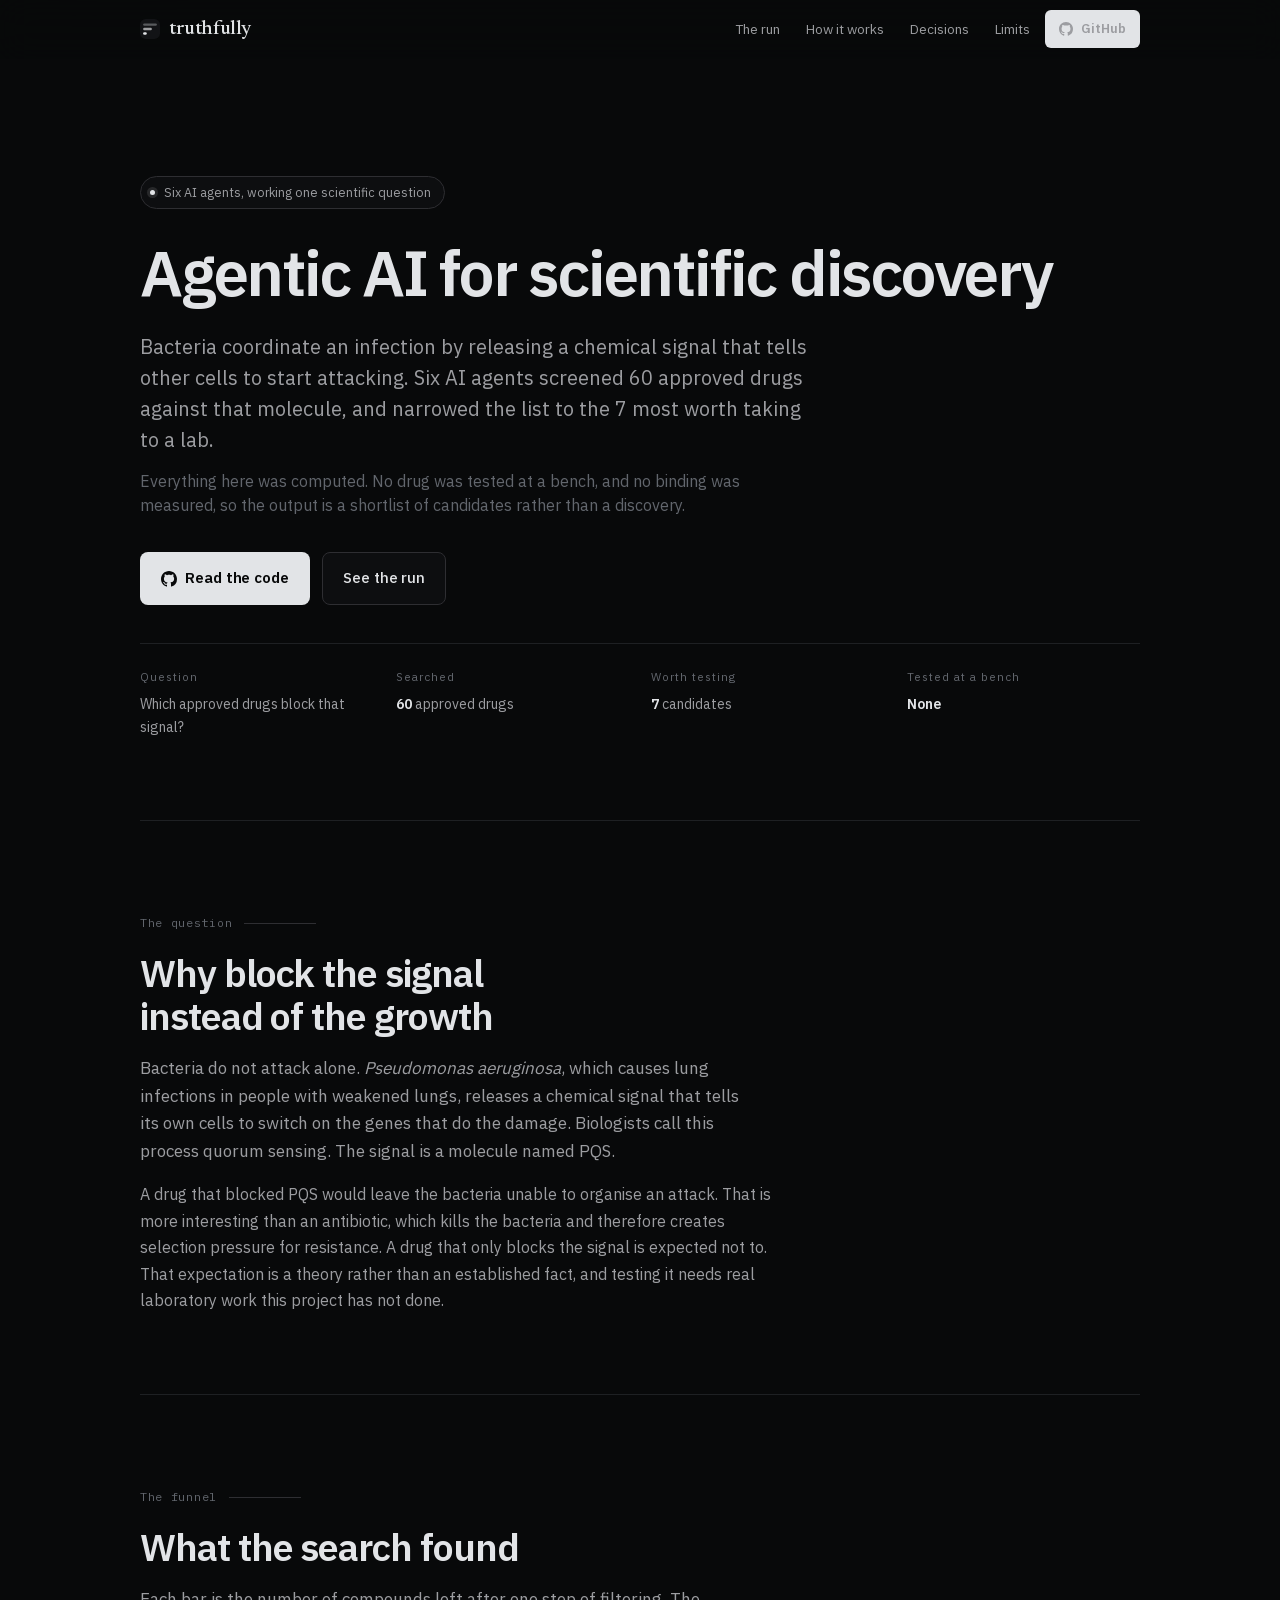
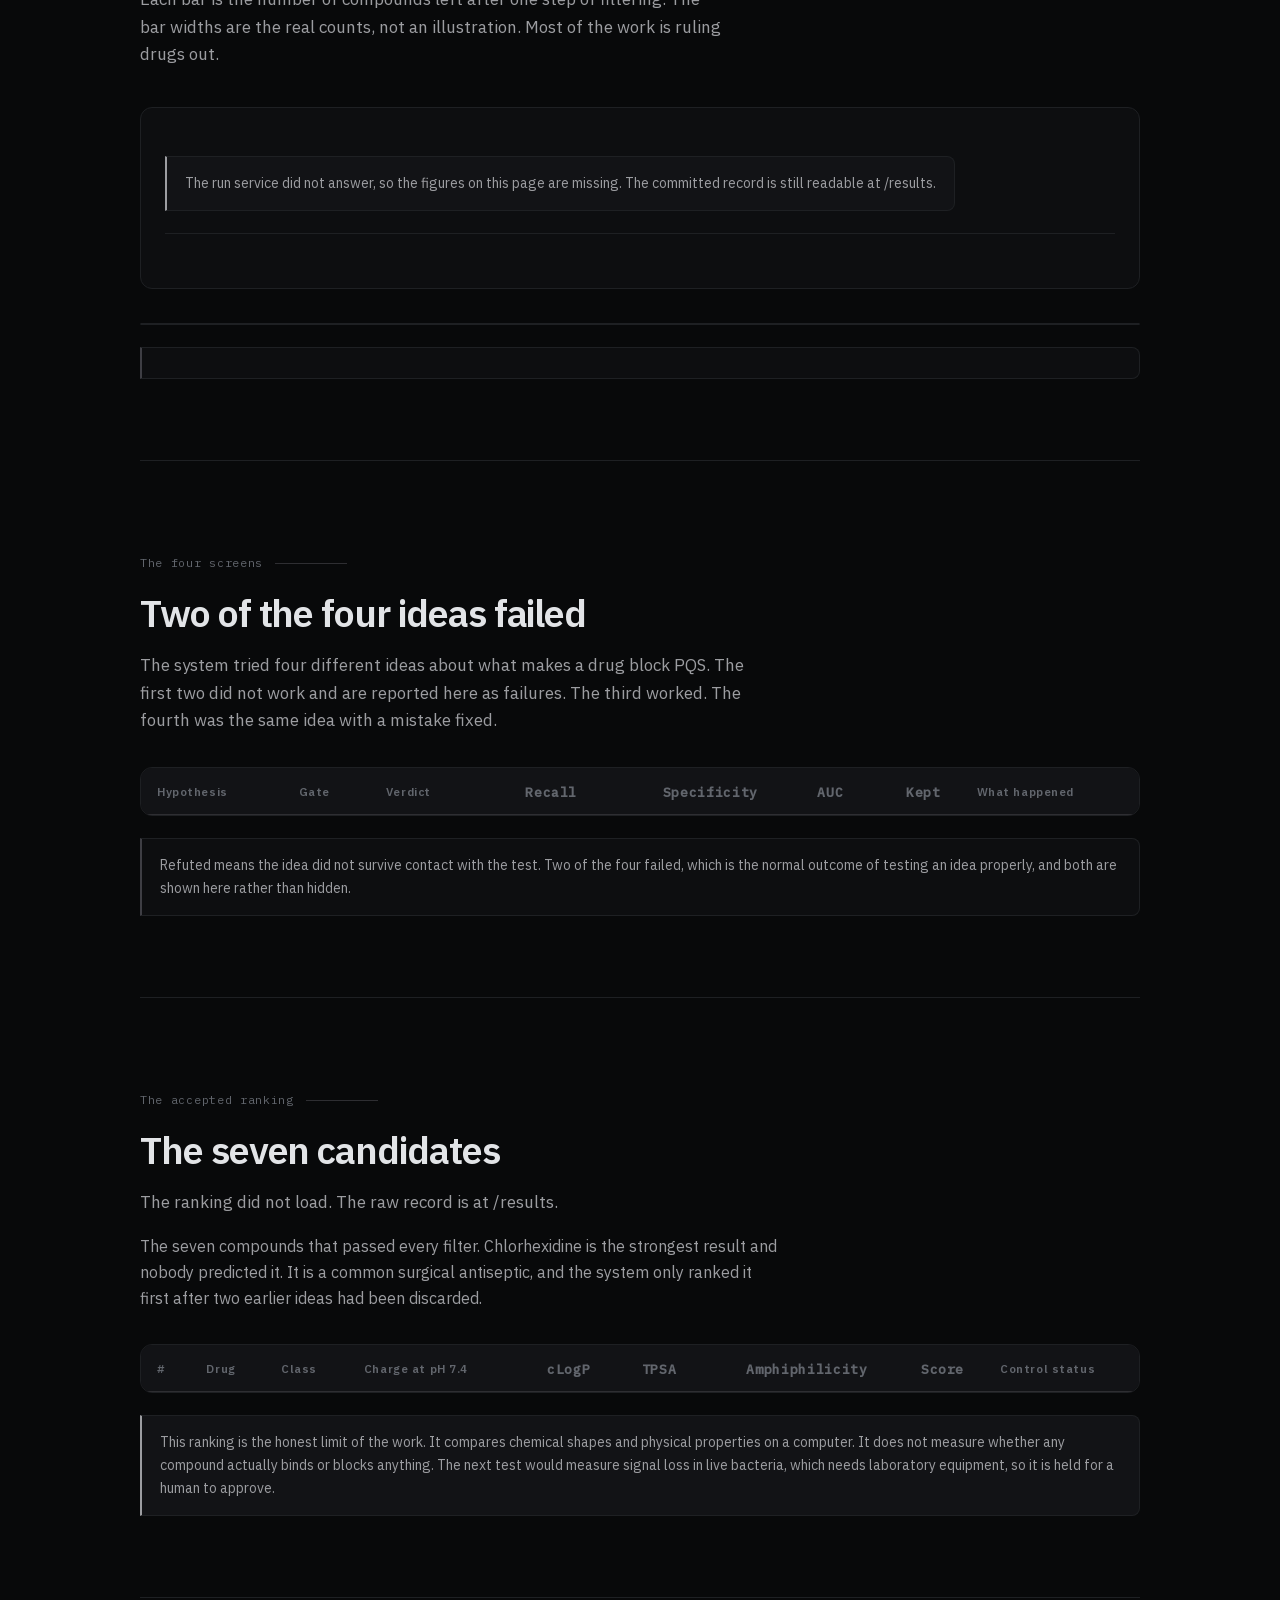
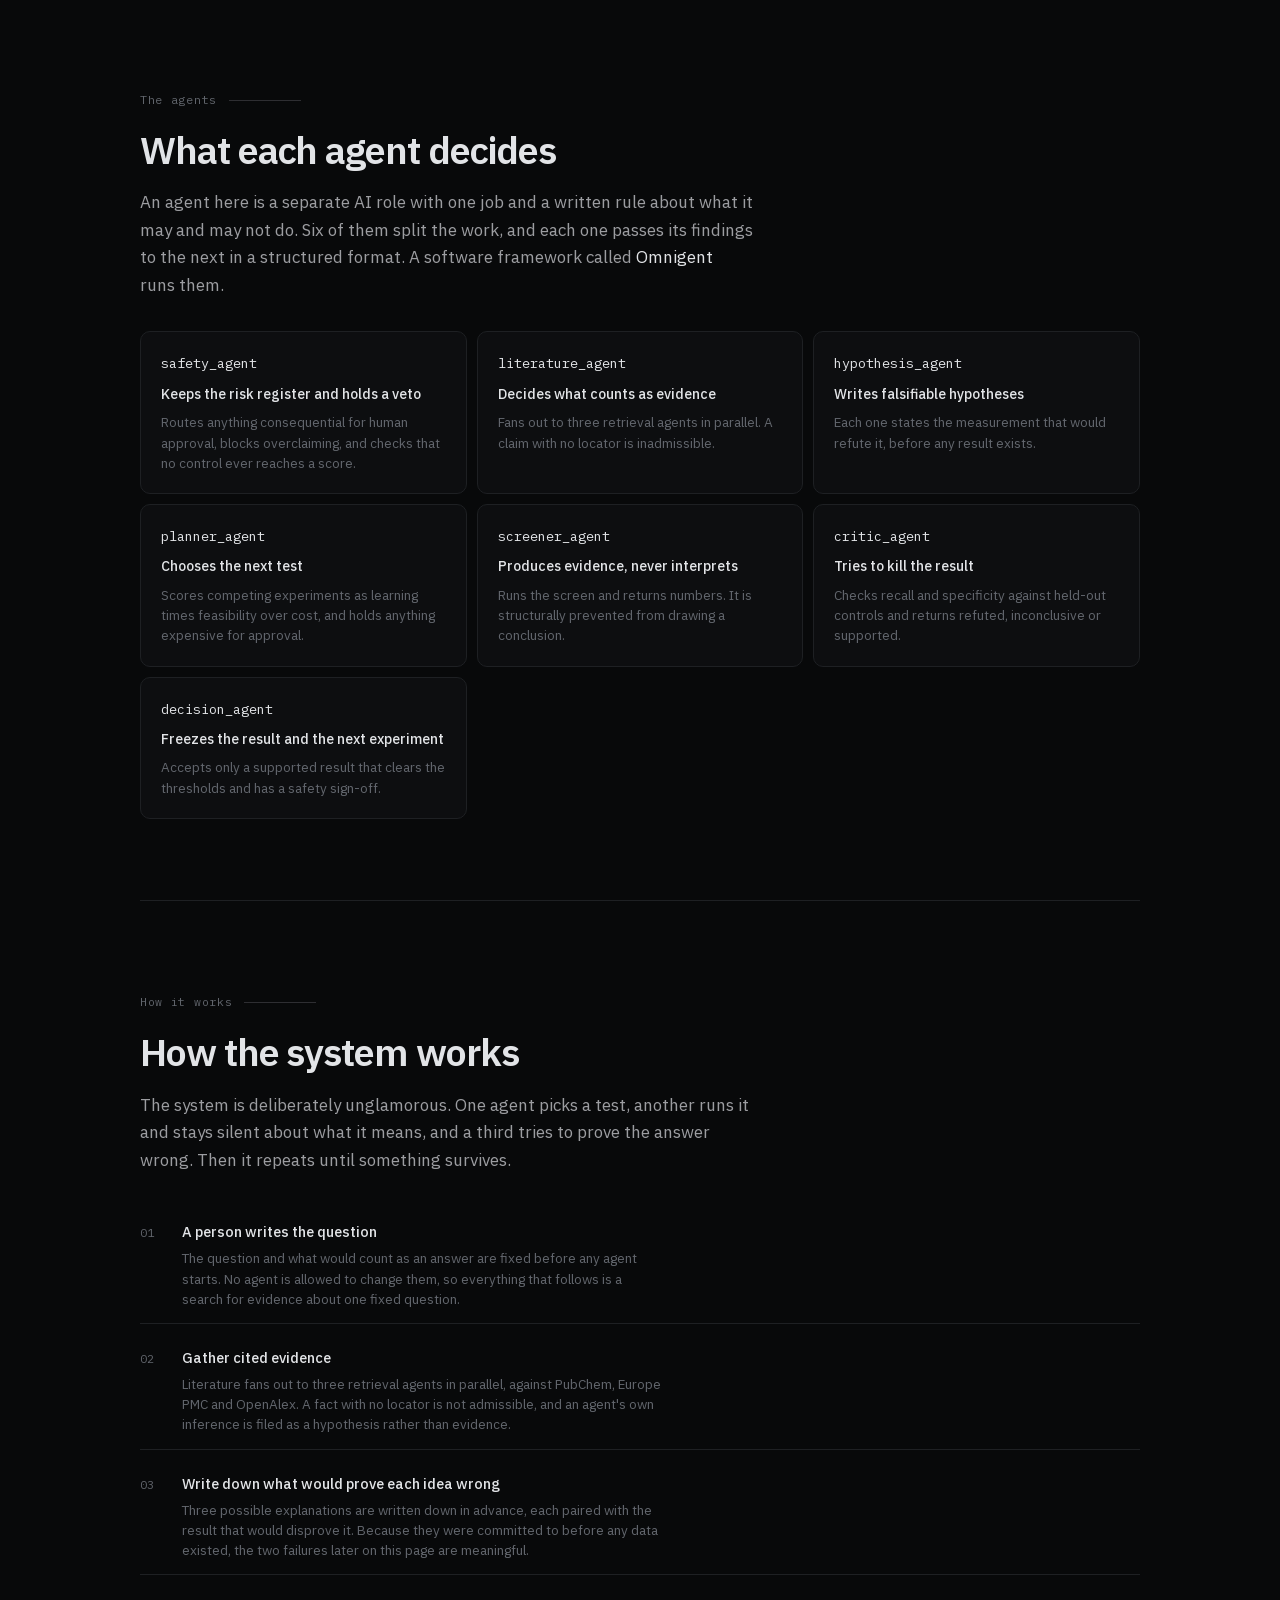
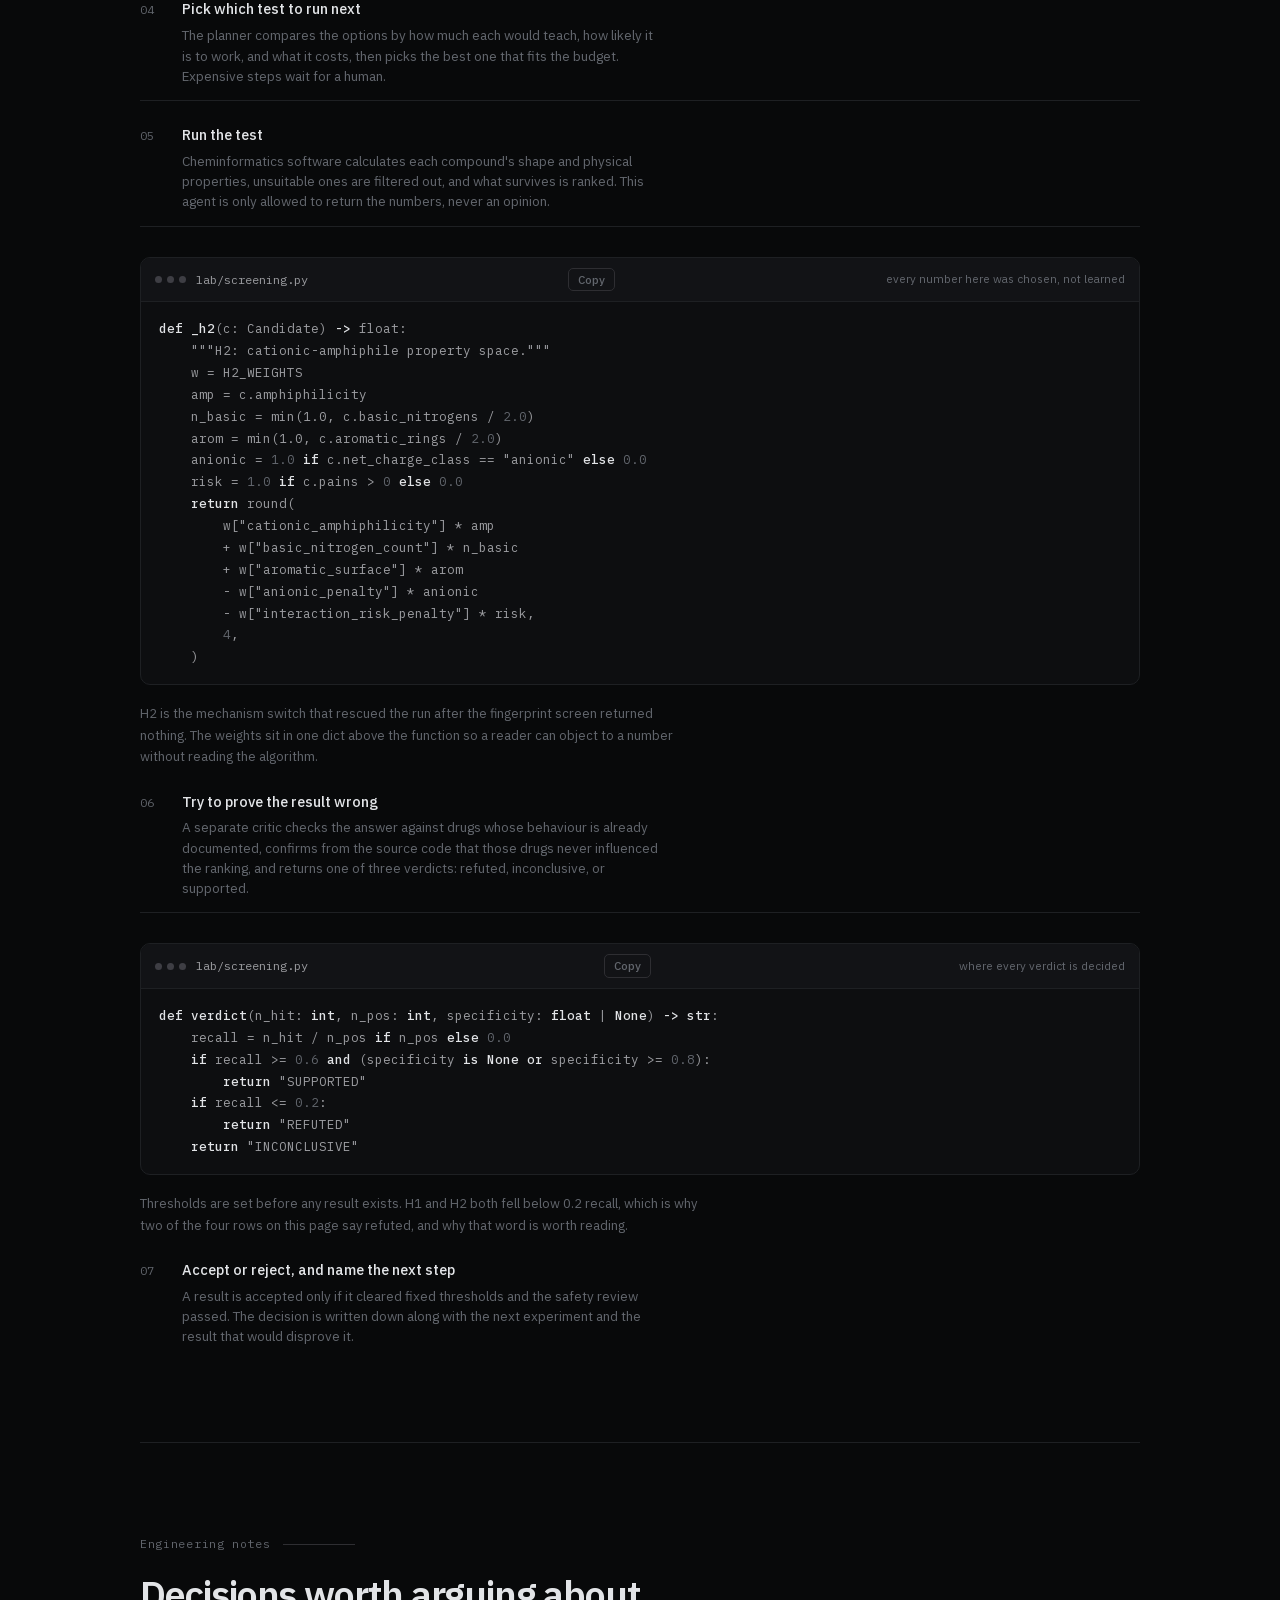
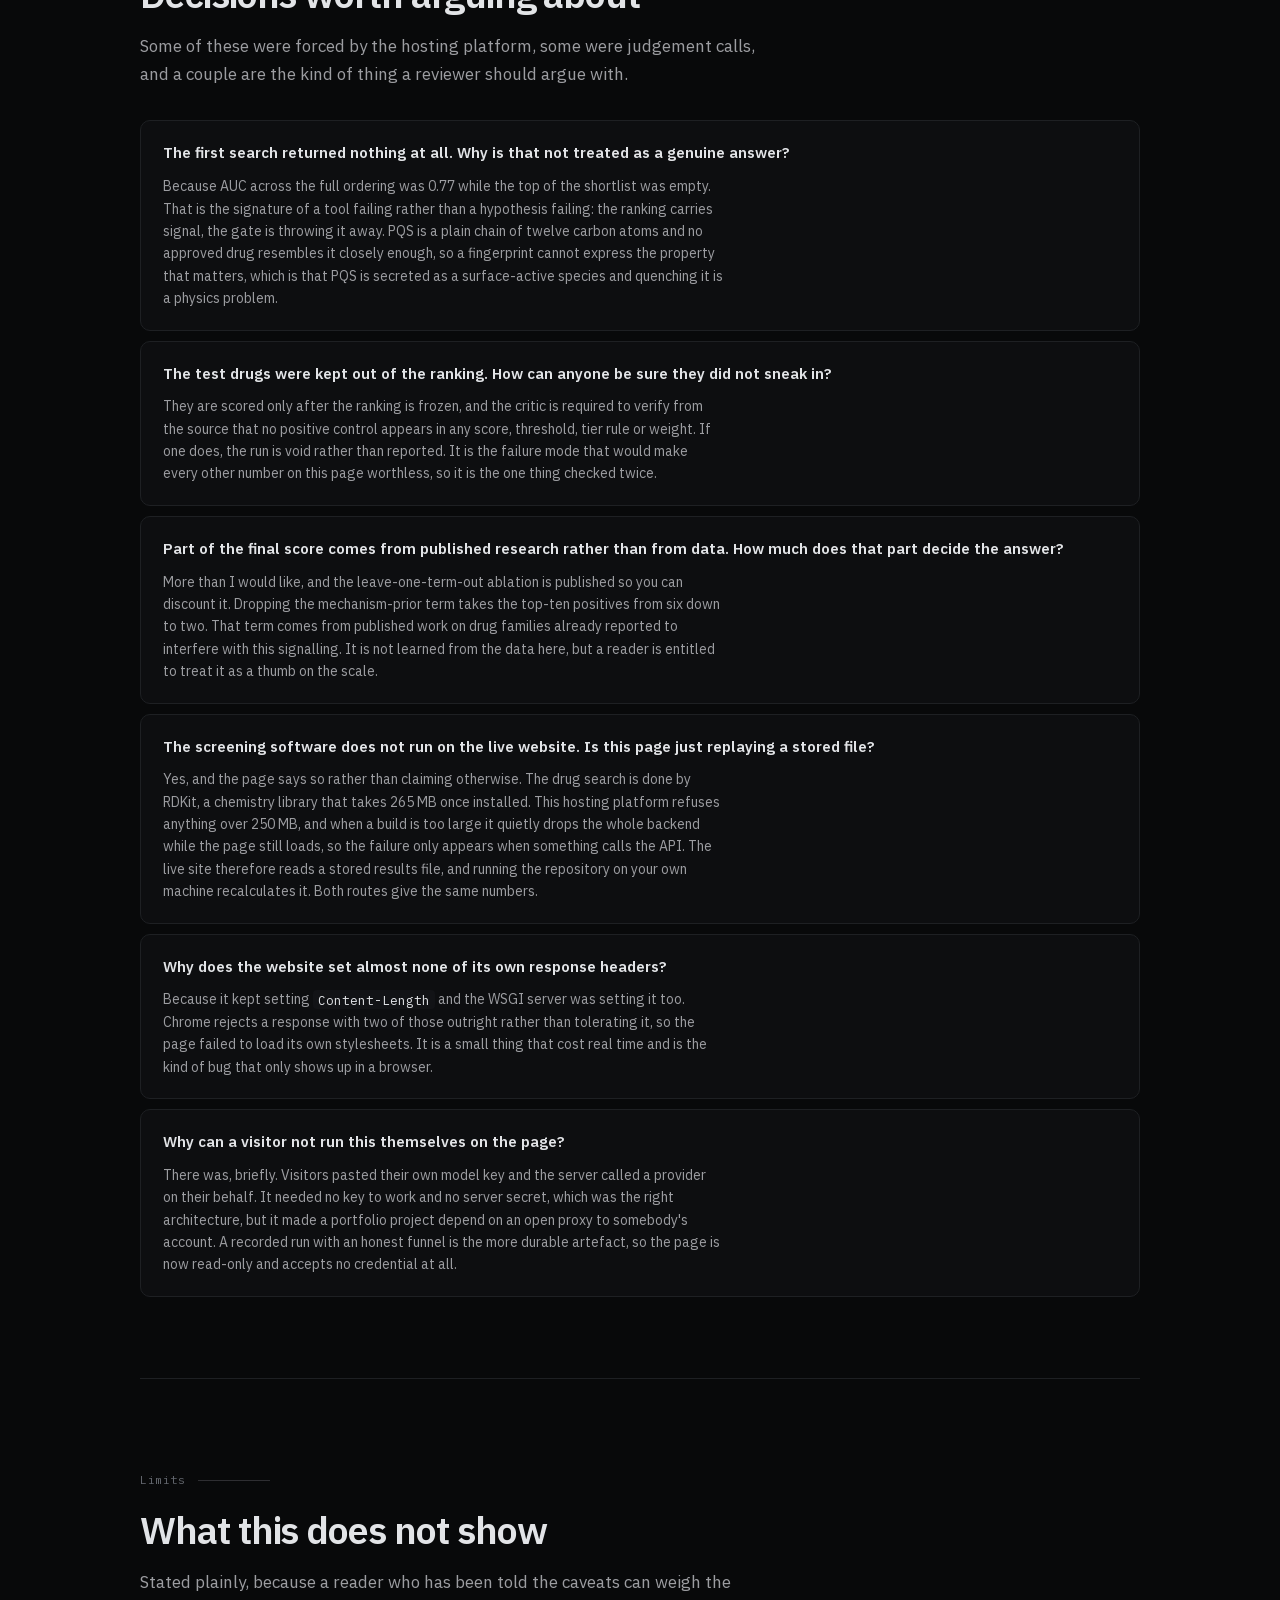
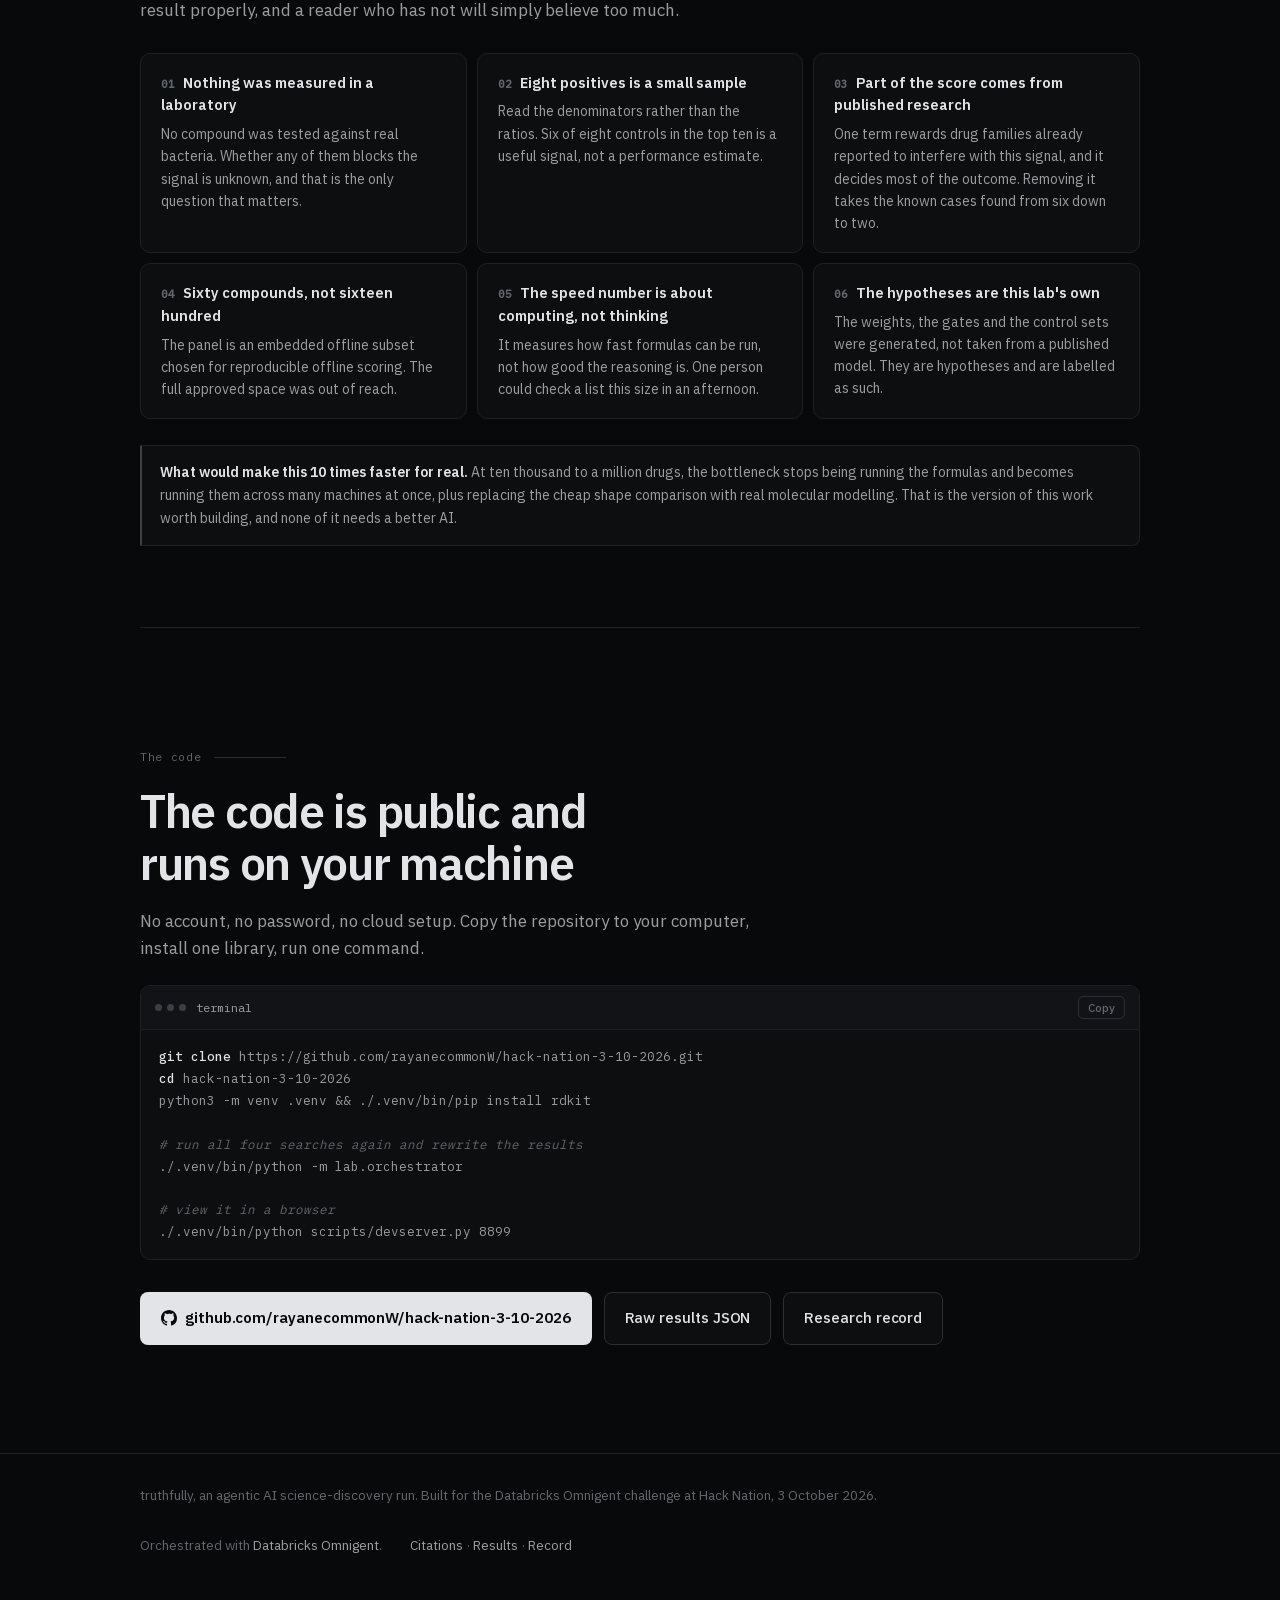
<file: index.html>
<!doctype html>
<html lang="en">
<head>
<meta charset="utf-8">
<meta name="viewport" content="width=device-width,initial-scale=1">
<title>Agentic AI for scientific discovery</title>
<meta name="description" content="Six agents, four virtual screens, two refutations. An agentic scientific discovery lab that screens FDA drugs for Pseudomonas quorum-signal quenching.">
<meta property="og:title" content="Agentic AI for scientific discovery">
<meta property="og:description" content="Six AI agents screened 60 approved drugs against the molecule bacteria use to coordinate an infection. Seven are worth testing.">
<meta property="og:url" content="https://hack-nation-3-10-2026.vercel.app/">
<meta name="theme-color" content="#08090A">
<link rel="icon" href="data:image/svg+xml,%3Csvg xmlns='http://www.w3.org/2000/svg' viewBox='0 0 16 16'%3E%3Crect width='16' height='16' rx='3' fill='%2308090A'/%3E%3Crect x='2' y='3.2' width='12' height='2.3' rx='1.15' fill='%23E2E4E7' opacity='.34'/%3E%3Crect x='2' y='6.85' width='7.6' height='2.3' rx='1.15' fill='%23E2E4E7' opacity='.66'/%3E%3Crect x='2' y='10.5' width='3.2' height='2.3' rx='1.15' fill='%23E2E4E7'/%3E%3C/svg%3E">
<link rel="stylesheet" href="/assets/fonts.css">
<style>
/* ==========================================================================
   Black and white. No accent hue anywhere, so every distinction on the page
   has to come from weight, size, fill or space rather than colour.

   The greys are lifted from Linear's own design tokens rather than invented:
   their page ground is #08090a, their primary text is a light grey rather than
   pure white, and their borders are solid greys instead of white at low alpha.
   That last detail is most of why their dark UI reads clean; white-alpha
   borders pick up the background and turn muddy, solid greys do not.
   ========================================================================== */
:root{
  --bg:#08090A;            /* Linear page ground */
  --surface:#0D0E10;        /* one step up, for panels */
  --surface-2:#121316;      /* hover and header strips */
  --line:#1E2023;           /* hairline */
  --line-2:#2E2E32;         /* stronger hairline, Linear's border grey */
  --fg:#E2E4E7;             /* primary text. Not #fff. */
  --fg-2:#9C9DA1;           /* secondary */
  --fg-3:#62666D;           /* tertiary, labels */
  --fg-4:#3E3E44;           /* faintest, decorative rules */
  --sans:"IBM Plex Sans",system-ui,-apple-system,sans-serif;
  --serif:"Newsreader",Georgia,serif;
  --mono:"IBM Plex Mono",ui-monospace,SFMono-Regular,monospace;
  --pad:clamp(20px,4vw,40px);
  --max:1080px;
}
*{box-sizing:border-box}
html{-webkit-text-size-adjust:100%;scroll-behavior:smooth}
body{
  margin:0;background:var(--bg);color:var(--fg);
  font:400 16px/1.65 var(--sans);-webkit-font-smoothing:antialiased;
  overflow-x:hidden;
}
/* Two very soft off-white pools, like light falling on a dark wall. Any more
   than this and the ground stops reading as black. */
body::before{
  content:"";position:fixed;inset:-30vh -10vw auto;height:76vh;z-index:0;pointer-events:none;
  background:
    radial-gradient(56vw 48vh at 16% 2%,rgba(226,228,231,.055),transparent 62%),
    radial-gradient(48vw 44vh at 86% 0%,rgba(226,228,231,.032),transparent 60%);
  filter:blur(14px);
}
.wrap{max-width:var(--max);margin:0 auto;padding:0 var(--pad);position:relative;z-index:1}
a{color:var(--fg);text-decoration:none}
code{font-family:var(--mono);font-size:.87em;background:var(--surface-2);
  padding:.12em .4em;border-radius:4px;color:var(--fg)}
:focus-visible{outline:2px solid var(--fg);outline-offset:3px;border-radius:4px}

/* ---------- scroll progress ---------- */
.progress{position:fixed;top:0;left:0;height:2px;width:100%;z-index:60;
  background:transparent;pointer-events:none}
.progress i{display:block;height:100%;width:0;background:var(--fg);
  box-shadow:0 0 10px rgba(226,228,231,.35)}

/* ---------- nav ---------- */
.nav{position:sticky;top:0;z-index:50;
  background:rgba(8,9,10,.78);backdrop-filter:blur(16px);
  border-bottom:1px solid transparent;transition:border-color .25s,background .25s}
.nav.stuck{border-bottom-color:var(--line);background:rgba(8,9,10,.92)}
.nav .wrap{display:flex;align-items:center;gap:20px;height:58px}
.mark{display:flex;align-items:center;gap:9px;font:500 20px/1 var(--serif);
  letter-spacing:-.02em;color:var(--fg);white-space:nowrap}
.mark svg{flex:0 0 auto}
.navlinks{display:flex;gap:4px;margin-left:auto;align-items:center}
.navlinks a{color:var(--fg-2);font-size:13.5px;padding:7px 11px;border-radius:6px;
  transition:color .18s,background .18s}
.navlinks a:hover{color:var(--fg);background:var(--surface-2)}
@media(max-width:860px){.navlinks a.nav-hide{display:none}}

/* ---------- buttons ---------- */
.btn{display:inline-flex;align-items:center;gap:8px;border-radius:8px;
  padding:10px 16px;font-size:14px;font-weight:500;letter-spacing:-.005em;
  border:1px solid transparent;cursor:pointer;white-space:nowrap;
  transition:transform .16s cubic-bezier(.2,.7,.3,1),background .18s,border-color .18s,box-shadow .18s}
.btn:active{transform:translateY(1px)}
.btn-gh{background:var(--fg);color:var(--bg);font-weight:600}
.btn-gh:hover{background:#fff;box-shadow:0 6px 24px -10px rgba(226,228,231,.45)}
.btn-ghost{background:var(--surface);color:var(--fg);border-color:var(--line-2)}
.btn-ghost:hover{background:var(--surface-2);border-color:var(--fg-4)}
.btn-lg{padding:13px 20px;font-size:15px}

/* ---------- hero ---------- */
.hero{padding:clamp(72px,13vh,132px) 0 clamp(56px,9vh,92px)}
.eyebrow{display:inline-flex;align-items:center;gap:9px;font-size:12.5px;color:var(--fg-2);
  border:1px solid var(--line-2);border-radius:999px;padding:5px 13px 5px 9px;
  background:var(--surface);margin-bottom:30px}
.pip{width:5px;height:5px;border-radius:50%;background:var(--fg);
  box-shadow:0 0 0 3px rgba(226,228,231,.12)}
h1{margin:0;font-size:clamp(38px,6.4vw,64px);line-height:1.06;letter-spacing:-.035em;
  font-weight:600;max-width:15em;text-wrap:balance}
h1 em{font-style:normal;color:var(--fg)}
.sub{margin:24px 0 0;font-size:clamp(17px,2vw,20px);line-height:1.55;color:var(--fg-2);
  max-width:56ch;text-wrap:pretty}
.sub2{margin-top:14px;font-size:16px;color:var(--fg-3);max-width:62ch}
.cta{display:flex;gap:12px;flex-wrap:wrap;margin:34px 0 0}
.hero-meta{margin:38px 0 0;padding-top:24px;border-top:1px solid var(--line);
  display:grid;grid-template-columns:repeat(auto-fit,minmax(150px,1fr));gap:22px}
.hero-meta div{min-width:0}
.hero-meta dt{font-size:11.5px;letter-spacing:.09em;color:var(--fg-3);text-transform:none;margin:0}
.hero-meta dd{margin:6px 0 0;font-size:14px;color:var(--fg-2)}
.hero-meta dd b{color:var(--fg);font-weight:600}

/* ---------- sections ---------- */
section{position:relative;z-index:1;padding:clamp(56px,9vh,96px) 0;border-top:1px solid var(--line)}
.tag{font-family:var(--mono);font-size:11.5px;color:var(--fg-3);letter-spacing:.06em;
  display:flex;align-items:center;gap:12px;margin-bottom:18px}
.tag::after{content:"";height:1px;flex:1;max-width:72px;background:var(--line-2)}
h2{margin:0;font-size:clamp(27px,3.6vw,38px);line-height:1.14;letter-spacing:-.028em;
  font-weight:600;max-width:22ch;text-wrap:balance}
h3{margin:0 0 10px;font-size:19px;font-weight:600;letter-spacing:-.015em}
.lede{margin:18px 0 0;font-size:17px;line-height:1.62;color:var(--fg-2);max-width:62ch;text-wrap:pretty}
p{max-width:64ch}
.body-text{margin:16px 0 0;color:var(--fg-2);max-width:64ch}

/* ---------- reveal ---------- */
.rv{opacity:0;transform:translateY(16px);
  transition:opacity .62s cubic-bezier(.22,.68,.3,1),transform .62s cubic-bezier(.22,.68,.3,1)}
.rv.in{opacity:1;transform:none}
.rv-2{transition-delay:.07s}.rv-3{transition-delay:.14s}.rv-4{transition-delay:.21s}
@media(prefers-reduced-motion:reduce){
  html{scroll-behavior:auto}
  .rv{opacity:1;transform:none;transition:none}
  .progress i{transition:none}
}

/* ---------- cascade ---------- */
.cascade{margin:38px 0 0;border:1px solid var(--line);border-radius:12px;
  background:var(--surface);padding:26px 24px 22px;overflow:hidden}
.stages{display:flex;gap:5px;align-items:stretch}
.stage{flex:var(--n) 1 0;min-width:0;display:flex;flex-direction:column}
.stage .n{font-family:var(--mono);font-size:clamp(19px,2.4vw,27px);letter-spacing:-.03em;
  margin-bottom:11px;color:var(--fg)}
.bar{height:clamp(56px,8vw,88px);border-radius:3px;position:relative;overflow:hidden;
  background:var(--fg);opacity:var(--o,1)}
.bar::after{content:"";position:absolute;inset:0;
  background:linear-gradient(180deg,rgba(255,255,255,.18),transparent 60%)}
.stage .lab{margin-top:10px;font-size:12.5px;color:var(--fg-2);line-height:1.35}
.grow{height:0;transition:height 1.05s cubic-bezier(.22,.68,.3,1)}
.in .grow{height:var(--h)}
.cascade-foot{margin-top:22px;padding-top:18px;border-top:1px solid var(--line);
  font-size:14.5px;color:var(--fg-2);max-width:none}
.cascade-foot b{color:var(--fg);font-weight:600}
@media(max-width:720px){
  .stages{flex-direction:column;gap:3px}
  .stage{flex:none;display:grid;grid-template-columns:3.2em 1fr auto;align-items:center;gap:0 12px}
  .stage .n{margin:0;font-size:16px;text-align:right}
  .bar{height:12px;width:calc(var(--n) * 100% / var(--max));transition:width 1.05s cubic-bezier(.22,.68,.3,1)}
  .stage .lab{margin:0;font-size:12px;white-space:nowrap}
  .in .bar{width:calc(var(--n) * 100% / var(--max))}
}

/* ---------- figures ---------- */
.figs{margin:34px 0 0;display:grid;grid-template-columns:repeat(auto-fit,minmax(190px,1fr));
  gap:1px;background:var(--line);border:1px solid var(--line);border-radius:12px;overflow:hidden}
.fig{background:var(--surface);padding:22px 20px 24px}
.fig .v{font-family:var(--mono);font-size:clamp(26px,3.4vw,34px);letter-spacing:-.035em;line-height:1}
.fig .k{margin-top:14px;font-size:13px;font-weight:600;color:var(--fg)}
.fig .d{margin-top:6px;font-size:13px;line-height:1.45;color:var(--fg-3)}

/* ---------- tables ---------- */
.tblwrap{margin:32px 0 0;border:1px solid var(--line);border-radius:12px;overflow-x:auto;
  background:var(--surface)}
table{border-collapse:collapse;width:100%;font-size:14px;min-width:860px}
th{text-align:left;font-size:11.5px;font-weight:600;letter-spacing:.05em;color:var(--fg-3);
  padding:14px 16px 11px;border-bottom:1px solid var(--line-2);white-space:nowrap;
  background:var(--surface-2)}
td{padding:14px 16px;border-bottom:1px solid var(--line);vertical-align:top;color:var(--fg-2)}
tr:last-child td{border-bottom:0}
tbody tr:hover td{background:var(--surface)}
th.n,td.n{text-align:right;font-family:var(--mono);font-size:13px;white-space:nowrap;
  font-variant-numeric:tabular-nums}
th.n{padding-right:20px}td.n{padding-right:20px}
.hyp{font-family:var(--mono);font-size:13px;font-weight:500;color:var(--fg)}
.hypsub{display:block;font-size:12px;color:var(--fg-3);margin-top:4px;max-width:32ch;line-height:1.4}
/* Verdict is the one place colour would help most, so it carries weight and
   fill instead: a solid dot for supported, a hollow ring for refuted, a short
   dash for inconclusive. Shape does the work hue used to. */
.verdict{display:inline-flex;align-items:center;gap:9px;font-size:12.5px;font-weight:600;
  text-transform:capitalize;white-space:nowrap;color:var(--fg)}
.verdict::before{content:"";width:8px;height:8px;flex:0 0 8px}
.v-supported::before{background:var(--fg);border-radius:50%}
.v-refuted{color:var(--fg-2)}
.v-refuted::before{border:1.5px solid var(--fg-2);border-radius:50%}
.v-inconclusive{color:var(--fg-3)}
.v-inconclusive::before{background:var(--fg-4);width:10px;height:2px;flex-basis:10px;border-radius:1px}
.tagpos{color:var(--fg);font-weight:500;white-space:nowrap}
.tagneg{color:var(--fg-3);font-size:12.5px}
.drug{color:var(--fg);font-weight:600;white-space:nowrap}

/* ---------- callouts ---------- */
.note{margin:22px 0 0;border:1px solid var(--line);border-left:2px solid var(--fg-4);
  border-radius:0 8px 8px 0;padding:15px 18px;background:var(--surface);
  font-size:14px;color:var(--fg-2);max-width:none}
.note.warn{border-left-color:var(--fg-2);background:var(--surface-2)}
.note strong{color:var(--fg);font-weight:600}

/* ---------- code map ---------- */
.map{margin:32px 0 0;display:grid;gap:10px}
.row{display:grid;grid-template-columns:minmax(180px,270px) 1fr;gap:20px;align-items:start;
  padding:18px 20px;border:1px solid var(--line);border-radius:10px;background:var(--surface);
  transition:border-color .2s,background .2s}
.row:hover{border-color:var(--line-2);background:var(--surface-2)}
.path{font-family:var(--mono);font-size:13px;color:var(--fg);word-break:break-all;line-height:1.5}
.row .what{font-size:14px;color:var(--fg-2)}
.row .what b{color:var(--fg);font-weight:600}
@media(max-width:700px){.row{grid-template-columns:1fr;gap:9px}}

/* ---------- pipeline ---------- */
.pipe{margin:32px 0 0;display:grid;gap:8px}
.pstep{display:grid;grid-template-columns:26px 1fr;gap:16px;align-items:start;
  padding:14px 0;border-bottom:1px solid var(--line)}
.pstep:last-child{border-bottom:0}
.pstep .idx{font-family:var(--mono);font-size:12px;color:var(--fg-3);padding-top:3px}
.pstep .t{font-size:14.5px;color:var(--fg);font-weight:500}
.pstep .d{font-size:13.5px;color:var(--fg-3);margin-top:4px;line-height:1.5;max-width:60ch}

/* ---------- agent grid ---------- */
.agents{margin:32px 0 0;display:grid;grid-template-columns:repeat(auto-fit,minmax(280px,1fr));gap:10px}
.agent{padding:20px;border:1px solid var(--line);border-radius:10px;background:var(--surface);
  transition:border-color .2s,background .2s}
.agent:hover{border-color:var(--line-2);background:var(--surface-2)}
.agent .nm{font-family:var(--mono);font-size:13.5px;color:var(--fg)}
.agent .owns{margin-top:10px;font-size:14px;color:var(--fg);font-weight:500;line-height:1.4}
.agent .how{margin-top:8px;font-size:13.5px;color:var(--fg-3);line-height:1.5}

/* ---------- decisions ---------- */
.decisions{margin:32px 0 0;display:grid;gap:10px}
.dec{padding:20px 22px;border:1px solid var(--line);border-radius:10px;background:var(--surface)}
.dec .q{font-size:15px;color:var(--fg);font-weight:600}
.dec .a{margin-top:9px;font-size:14px;color:var(--fg-2);line-height:1.6;max-width:70ch}
.dec .a code{font-size:12.5px}

/* ---------- limits ---------- */
.limits{margin:28px 0 0;padding:0;list-style:none;display:grid;gap:10px;
  grid-template-columns:repeat(auto-fit,minmax(320px,1fr))}
.limits li{padding:18px 20px;border:1px solid var(--line);border-radius:10px;background:var(--surface);
  font-size:14px;color:var(--fg-2);line-height:1.58}
.limits li b{display:block;color:var(--fg);font-weight:600;margin-bottom:6px;font-size:14.5px}
.limits li .mk{font-family:var(--mono);font-size:11px;color:var(--fg-3);margin-right:8px}

/* ---------- code component ---------- */
.code{margin:22px 0 0;border:1px solid var(--line);border-radius:10px;
  background:var(--surface);overflow:hidden}
.code-head{display:flex;align-items:center;gap:10px;padding:10px 14px;
  border-bottom:1px solid var(--line);background:var(--surface-2)}
.code-head .dots{display:flex;gap:5px;flex:0 0 auto}
.code-head .dots i{width:7px;height:7px;border-radius:50%;background:var(--fg-4);display:block}
.code-head .fname{font-family:var(--mono);font-size:12px;color:var(--fg-2);
  overflow:hidden;text-overflow:ellipsis;white-space:nowrap}
.code-head .why{margin-left:auto;font-size:11.5px;color:var(--fg-3);white-space:nowrap;
  padding-left:12px}
.copy{margin-left:auto;flex:0 0 auto;font:500 11.5px/1 var(--sans);color:var(--fg-3);
  background:transparent;border:1px solid var(--line-2);border-radius:5px;
  padding:5px 9px;cursor:pointer;transition:color .16s,border-color .16s}
.copy:hover{color:var(--fg);border-color:var(--fg-4)}
.copy[data-done="1"]{color:var(--fg);border-color:var(--fg-3)}
.code pre{margin:0;padding:16px 18px;overflow-x:auto;
  font:400 12.5px/1.75 var(--mono);color:var(--fg-2);tab-size:2}
.code pre code{background:none;padding:0;font-size:inherit;color:inherit;border-radius:0}
.code .k{color:var(--fg);font-weight:500}
.code .c{color:var(--fg-3);font-style:italic}
.code .s{color:var(--fg-2)}
.code .n{color:var(--fg-3)}
.code-note{margin:10px 0 0;font-size:13px;color:var(--fg-3);max-width:70ch}
@media(max-width:620px){.code-head .why{display:none}}

/* ---------- closing ---------- */
.close{padding:clamp(72px,12vh,120px) 0;text-align:left}
.close h2{font-size:clamp(30px,4.4vw,46px);max-width:18ch}
.close .cta{margin-top:32px}
.url-short{display:none}
@media(max-width:680px){
  .url-full{display:none}
  .url-short{display:inline}
  .close .btn-lg{width:100%;justify-content:center}
}
.stars{font-family:var(--mono);font-size:12px;color:var(--fg-3);border:1px solid var(--line-2);
  border-radius:999px;padding:2px 8px;margin-left:8px}

footer{border-top:1px solid var(--line);padding:30px 0 56px;font-size:13.5px;color:var(--fg-3)}
.foot{display:flex;gap:28px;flex-wrap:wrap;align-items:baseline}
footer a{color:var(--fg-2)}
footer a:hover{color:var(--fg)}
</style>
</head>
<body>

<div class="progress" aria-hidden="true"><i id="bar"></i></div>

<nav class="nav" id="nav">
  <div class="wrap">
    <span class="mark">
      <svg width="20" height="20" viewBox="0 0 16 16" aria-hidden="true"><rect width="16" height="16" rx="4.5" fill="#121316"/><rect x="2.5" y="3.5" width="11" height="1.9" rx=".95" fill="#E2E4E7" opacity=".34"/><rect x="2.5" y="7.05" width="7" height="1.9" rx=".95" fill="#E2E4E7" opacity=".66"/><rect x="2.5" y="10.6" width="2.9" height="1.9" rx=".95" fill="#E2E4E7"/></svg>
truthfully
    </span>
    <div class="navlinks">
      <a class="nav-hide" href="#run">The run</a>
      <a class="nav-hide" href="#code">How it works</a>
      <a class="nav-hide" href="#build">Decisions</a>
      <a class="nav-hide" href="#limits">Limits</a>
      <a class="btn btn-gh" style="padding:7px 13px;font-size:13px" href="https://github.com/rayanecommonW/hack-nation-3-10-2026" target="_blank" rel="noopener">
        <svg width="14" height="14" viewBox="0 0 16 16" fill="currentColor" aria-hidden="true"><path d="M8 0C3.58 0 0 3.58 0 8c0 3.54 2.29 6.53 5.47 7.59.4.07.55-.17.55-.38 0-.19-.01-.82-.01-1.49-2.01.37-2.53-.49-2.69-.94-.09-.23-.48-.94-.82-1.13-.28-.15-.68-.52-.01-.53.63-.01 1.08.58 1.23.82.72 1.21 1.87.87 2.33.66.07-.52.28-.87.51-1.07-1.78-.2-3.64-.89-3.64-3.95 0-.87.31-1.59.82-2.15-.08-.2-.36-1.02.08-2.12 0 0 .67-.21 2.2.82.64-.18 1.32-.27 2-.27s1.36.09 2 .27c1.53-1.04 2.2-.82 2.2-.82.44 1.1.16 1.92.08 2.12.51.56.82 1.27.82 2.15 0 3.07-1.87 3.75-3.65 3.95.29.25.54.73.54 1.48 0 1.07-.01 1.93-.01 2.2 0 .21.15.46.55.38A8.01 8.01 0 0 0 16 8c0-4.42-3.58-8-8-8Z"/></svg>
        GitHub
      </a>
    </div>
  </div>
</nav>

<div class="wrap">

<header class="hero">
  <span class="eyebrow rv"><span class="pip"></span>Six AI agents, working one scientific question</span>
  <h1 class="rv rv-2">Agentic AI for scientific discovery</h1>
  <p class="sub rv rv-3">Bacteria coordinate an infection by releasing a chemical signal that tells other cells to start attacking. Six AI agents screened 60 approved drugs against that molecule, and narrowed the list to the 7 most worth taking to a lab.</p>
  <p class="sub sub2 rv rv-3">Everything here was computed. No drug was tested at a bench, and no binding was measured, so the output is a shortlist of candidates rather than a discovery.</p>
  <div class="cta rv rv-4">
    <a class="btn btn-gh btn-lg" href="https://github.com/rayanecommonW/hack-nation-3-10-2026" target="_blank" rel="noopener">
      <svg width="16" height="16" viewBox="0 0 16 16" fill="currentColor" aria-hidden="true"><path d="M8 0C3.58 0 0 3.58 0 8c0 3.54 2.29 6.53 5.47 7.59.4.07.55-.17.55-.38 0-.19-.01-.82-.01-1.49-2.01.37-2.53-.49-2.69-.94-.09-.23-.48-.94-.82-1.13-.28-.15-.68-.52-.01-.53.63-.01 1.08.58 1.23.82.72 1.21 1.87.87 2.33.66.07-.52.28-.87.51-1.07-1.78-.2-3.64-.89-3.64-3.95 0-.87.31-1.59.82-2.15-.08-.2-.36-1.02.08-2.12 0 0 .67-.21 2.2.82.64-.18 1.32-.27 2-.27s1.36.09 2 .27c1.53-1.04 2.2-.82 2.2-.82.44 1.1.16 1.92.08 2.12.51.56.82 1.27.82 2.15 0 3.07-1.87 3.75-3.65 3.95.29.25.54.73.54 1.48 0 1.07-.01 1.93-.01 2.2 0 .21.15.46.55.38A8.01 8.01 0 0 0 16 8c0-4.42-3.58-8-8-8Z"/></svg>
      Read the code
    </a>
    <a class="btn btn-ghost btn-lg" href="#run">See the run</a>
  </div>

  <dl class="hero-meta rv rv-4">
    <div><dt>Question</dt><dd>Which approved drugs block that signal?</dd></div>
    <div><dt>Searched</dt><dd><b>60</b> approved drugs</dd></div>
    <div><dt>Worth testing</dt><dd><b>7</b> candidates</dd></div>
    <div><dt>Tested at a bench</dt><dd><b>None</b></dd></div>
  </dl>
</header>

<section id="run">
  <div class="rv">
    <p class="tag">The question</p>
    <h2>Why block the signal instead of the growth</h2>
  </div>
  <p class="lede rv rv-2">Bacteria do not attack alone. <i>Pseudomonas aeruginosa</i>, which causes lung infections in people with weakened lungs, releases a chemical signal that tells its own cells to switch on the genes that do the damage. Biologists call this process quorum sensing. The signal is a molecule named PQS.</p>
  <p class="body-text rv rv-2">A drug that blocked PQS would leave the bacteria unable to organise an attack. That is more interesting than an antibiotic, which kills the bacteria and therefore creates selection pressure for resistance. A drug that only blocks the signal is expected not to. That expectation is a theory rather than an established fact, and testing it needs real laboratory work this project has not done.</p>
</section>

<section id="cascade-sec">
  <div class="rv">
    <p class="tag">The funnel</p>
    <h2>What the search found</h2>
  </div>
  <p class="lede rv rv-2">Each bar is the number of compounds left after one step of filtering. The bar widths are the real counts, not an illustration. Most of the work is ruling drugs out.</p>

  <div class="cascade rv rv-2">
    <div class="stages" id="stages" aria-hidden="true"></div>
    <p class="cascade-foot" id="cap">Loading the run.</p>
  </div>

  <div class="figs rv rv-3" id="figs"></div>
  <p class="note rv rv-4" id="srcnote"></p>
</section>

<section id="runs">
  <div class="rv">
    <p class="tag">The four screens</p>
    <h2>Two of the four ideas failed</h2>
  </div>
  <p class="lede rv rv-2">The system tried four different ideas about what makes a drug block PQS. The first two did not work and are reported here as failures. The third worked. The fourth was the same idea with a mistake fixed.</p>

  <div class="tblwrap rv rv-3">
    <table>
      <caption style="position:absolute;left:-9999px">Four screening runs with hypothesis, gate, verdict and control performance</caption>
      <thead><tr>
        <th scope="col">Hypothesis</th><th scope="col">Gate</th><th scope="col">Verdict</th>
        <th scope="col" class="n">Recall</th><th scope="col" class="n">Specificity</th>
        <th scope="col" class="n">AUC</th><th scope="col" class="n">Kept</th>
        <th scope="col">What happened</th>
      </tr></thead>
      <tbody id="runs-body"></tbody>
    </table>
  </div>
  <p class="note rv rv-4">Refuted means the idea did not survive contact with the test. Two of the four failed, which is the normal outcome of testing an idea properly, and both are shown here rather than hidden.</p>
</section>

<section id="ranking">
  <div class="rv">
    <p class="tag">The accepted ranking</p>
    <h2>The seven candidates</h2>
  </div>
  <p class="lede rv rv-2" id="rank-lede">Loading the ranking.</p>
  <p class="body-text rv rv-2">The seven compounds that passed every filter. Chlorhexidine is the strongest result and nobody predicted it. It is a common surgical antiseptic, and the system only ranked it first after two earlier ideas had been discarded.</p>

  <div class="tblwrap rv rv-3">
    <table>
      <caption style="position:absolute;left:-9999px">Accepted ranking of approved drugs by predicted PQS quenching activity</caption>
      <thead><tr>
        <th scope="col">#</th><th scope="col">Drug</th><th scope="col">Class</th>
        <th scope="col">Charge at pH 7.4</th><th scope="col" class="n">cLogP</th>
        <th scope="col" class="n">TPSA</th><th scope="col" class="n">Amphiphilicity</th>
        <th scope="col" class="n">Score</th><th scope="col">Control status</th>
      </tr></thead>
      <tbody id="rank-body"></tbody>
    </table>
  </div>
  <p class="note warn rv rv-4">This ranking is the honest limit of the work. It compares chemical shapes and physical properties on a computer. It does not measure whether any compound actually binds or blocks anything. The next test would measure signal loss in live bacteria, which needs laboratory equipment, so it is held for a human to approve.</p>
</section>

<section id="agents-sec">
  <div class="rv">
    <p class="tag">The agents</p>
    <h2>What each agent decides</h2>
  </div>
  <p class="lede rv rv-2">An agent here is a separate AI role with one job and a written rule about what it may and may not do. Six of them split the work, and each one passes its findings to the next in a structured format. A software framework called <a href="https://github.com/omnigent-ai/omnigent" target="_blank" rel="noopener">Omnigent</a> runs them.</p>
  <div class="agents rv rv-3" id="agentlist"></div>
</section>

<section id="code">
  <div class="rv">
    <p class="tag">How it works</p>
    <h2>How the system works</h2>
  </div>
  <p class="lede rv rv-2">The system is deliberately unglamorous. One agent picks a test, another runs it and stays silent about what it means, and a third tries to prove the answer wrong. Then it repeats until something survives.</p>

  <div class="pipe rv rv-2">
    <div class="pstep"><span class="idx">01</span><div><div class="t">A person writes the question</div><div class="d">The question and what would count as an answer are fixed before any agent starts. No agent is allowed to change them, so everything that follows is a search for evidence about one fixed question.</div></div></div>
    <div class="pstep"><span class="idx">02</span><div><div class="t">Gather cited evidence</div><div class="d">Literature fans out to three retrieval agents in parallel, against PubChem, Europe PMC and OpenAlex. A fact with no locator is not admissible, and an agent's own inference is filed as a hypothesis rather than evidence.</div></div></div>
    <div class="pstep"><span class="idx">03</span><div><div class="t">Write down what would prove each idea wrong</div><div class="d">Three possible explanations are written down in advance, each paired with the result that would disprove it. Because they were committed to before any data existed, the two failures later on this page are meaningful.</div></div></div>
    <div class="pstep"><span class="idx">04</span><div><div class="t">Pick which test to run next</div><div class="d">The planner compares the options by how much each would teach, how likely it is to work, and what it costs, then picks the best one that fits the budget. Expensive steps wait for a human.</div></div></div>
    <div class="pstep"><span class="idx">05</span><div><div class="t">Run the test</div><div class="d">Cheminformatics software calculates each compound's shape and physical properties, unsuitable ones are filtered out, and what survives is ranked. This agent is only allowed to return the numbers, never an opinion.</div></div></div>
    <figure class="code">
      <div class="code-head">
        <span class="dots" aria-hidden="true"><i></i><i></i><i></i></span>
        <span class="fname">lab/screening.py</span>
        <button class="copy" type="button" data-copy>Copy</button>
        <span class="why">every number here was chosen, not learned</span>
      </div>
<pre><code><span class="k">def</span> <span class="k">_h2</span>(c: Candidate) <span class="k">-></span> float:
    <span class="s">"""H2: cationic-amphiphile property space."""</span>
    w = H2_WEIGHTS
    amp = c.amphiphilicity
    n_basic = min(1.0, c.basic_nitrogens / <span class="n">2.0</span>)
    arom = min(1.0, c.aromatic_rings / <span class="n">2.0</span>)
    anionic = <span class="n">1.0</span> <span class="k">if</span> c.net_charge_class == <span class="s">"anionic"</span> <span class="k">else</span> <span class="n">0.0</span>
    risk = <span class="n">1.0</span> <span class="k">if</span> c.pains > <span class="n">0</span> <span class="k">else</span> <span class="n">0.0</span>
    <span class="k">return</span> round(
        w[<span class="s">"cationic_amphiphilicity"</span>] * amp
        + w[<span class="s">"basic_nitrogen_count"</span>] * n_basic
        + w[<span class="s">"aromatic_surface"</span>] * arom
        - w[<span class="s">"anionic_penalty"</span>] * anionic
        - w[<span class="s">"interaction_risk_penalty"</span>] * risk,
        <span class="n">4</span>,
    )</code></pre>
    </figure>
    <p class="code-note">H2 is the mechanism switch that rescued the run after the
    fingerprint screen returned nothing. The weights sit in one dict above the
    function so a reader can object to a number without reading the algorithm.</p>
    <div class="pstep"><span class="idx">06</span><div><div class="t">Try to prove the result wrong</div><div class="d">A separate critic checks the answer against drugs whose behaviour is already documented, confirms from the source code that those drugs never influenced the ranking, and returns one of three verdicts: refuted, inconclusive, or supported.</div></div></div>
    <figure class="code">
      <div class="code-head">
        <span class="dots" aria-hidden="true"><i></i><i></i><i></i></span>
        <span class="fname">lab/screening.py</span>
        <button class="copy" type="button" data-copy>Copy</button>
        <span class="why">where every verdict is decided</span>
      </div>
<pre><code><span class="k">def</span> <span class="k">verdict</span>(n_hit: <span class="k">int</span>, n_pos: <span class="k">int</span>, specificity: <span class="k">float</span> | <span class="k">None</span>) <span class="k">-></span> <span class="k">str</span>:
    recall = n_hit / n_pos <span class="k">if</span> n_pos <span class="k">else</span> <span class="n">0.0</span>
    <span class="k">if</span> recall &gt;= <span class="n">0.6</span> <span class="k">and</span> (specificity <span class="k">is None</span> <span class="k">or</span> specificity &gt;= <span class="n">0.8</span>):
        <span class="k">return</span> <span class="s">"SUPPORTED"</span>
    <span class="k">if</span> recall &lt;= <span class="n">0.2</span>:
        <span class="k">return</span> <span class="s">"REFUTED"</span>
    <span class="k">return</span> <span class="s">"INCONCLUSIVE"</span></code></pre>
    </figure>
    <p class="code-note">Thresholds are set before any result exists. H1 and H2 both
    fell below 0.2 recall, which is why two of the four rows on this page say
    refuted, and why that word is worth reading.</p>
    <div class="pstep"><span class="idx">07</span><div><div class="t">Accept or reject, and name the next step</div><div class="d">A result is accepted only if it cleared fixed thresholds and the safety review passed. The decision is written down along with the next experiment and the result that would disprove it.</div></div></div>
  </div>
</section>

<section id="build">
  <div class="rv">
    <p class="tag">Engineering notes</p>
    <h2>Decisions worth arguing about</h2>
  </div>
  <p class="lede rv rv-2">Some of these were forced by the hosting platform, some were judgement calls, and a couple are the kind of thing a reviewer should argue with.</p>

  <div class="decisions rv rv-2">
    <div class="dec"><div class="q">The first search returned nothing at all. Why is that not treated as a genuine answer?</div><div class="a">Because AUC across the full ordering was 0.77 while the top of the shortlist was empty. That is the signature of a tool failing rather than a hypothesis failing: the ranking carries signal, the gate is throwing it away. PQS is a plain chain of twelve carbon atoms and no approved drug resembles it closely enough, so a fingerprint cannot express the property that matters, which is that PQS is secreted as a surface-active species and quenching it is a physics problem.</div></div>
    <div class="dec"><div class="q">The test drugs were kept out of the ranking. How can anyone be sure they did not sneak in?</div><div class="a">They are scored only after the ranking is frozen, and the critic is required to verify from the source that no positive control appears in any score, threshold, tier rule or weight. If one does, the run is void rather than reported. It is the failure mode that would make every other number on this page worthless, so it is the one thing checked twice.</div></div>
    <div class="dec"><div class="q">Part of the final score comes from published research rather than from data. How much does that part decide the answer?</div><div class="a">More than I would like, and the leave-one-term-out ablation is published so you can discount it. Dropping the mechanism-prior term takes the top-ten positives from six down to two. That term comes from published work on drug families already reported to interfere with this signalling. It is not learned from the data here, but a reader is entitled to treat it as a thumb on the scale.</div></div>
    <div class="dec"><div class="q">The screening software does not run on the live website. Is this page just replaying a stored file?</div><div class="a">Yes, and the page says so rather than claiming otherwise. The drug search is done by RDKit, a chemistry library that takes 265 MB once installed. This hosting platform refuses anything over 250 MB, and when a build is too large it quietly drops the whole backend while the page still loads, so the failure only appears when something calls the API. The live site therefore reads a stored results file, and running the repository on your own machine recalculates it. Both routes give the same numbers.</div></div>
    <div class="dec"><div class="q">Why does the website set almost none of its own response headers?</div><div class="a">Because it kept setting <code>Content-Length</code> and the WSGI server was setting it too. Chrome rejects a response with two of those outright rather than tolerating it, so the page failed to load its own stylesheets. It is a small thing that cost real time and is the kind of bug that only shows up in a browser.</div></div>
    <div class="dec"><div class="q">Why can a visitor not run this themselves on the page?</div><div class="a">There was, briefly. Visitors pasted their own model key and the server called a provider on their behalf. It needed no key to work and no server secret, which was the right architecture, but it made a portfolio project depend on an open proxy to somebody's account. A recorded run with an honest funnel is the more durable artefact, so the page is now read-only and accepts no credential at all.</div></div>
  </div>
</section>

<section id="limits">
  <div class="rv">
    <p class="tag">Limits</p>
    <h2>What this does not show</h2>
  </div>
  <p class="lede rv rv-2">Stated plainly, because a reader who has been told the caveats can weigh the result properly, and a reader who has not will simply believe too much.</p>

  <ul class="limits rv rv-2">
    <li><b><span class="mk">01</span>Nothing was measured in a laboratory</b>No compound was tested against real bacteria. Whether any of them blocks the signal is unknown, and that is the only question that matters.</li>
    <li><b><span class="mk">02</span>Eight positives is a small sample</b>Read the denominators rather than the ratios. Six of eight controls in the top ten is a useful signal, not a performance estimate.</li>
    <li><b><span class="mk">03</span>Part of the score comes from published research</b>One term rewards drug families already reported to interfere with this signal, and it decides most of the outcome. Removing it takes the known cases found from six down to two.</li>
    <li><b><span class="mk">04</span>Sixty compounds, not sixteen hundred</b>The panel is an embedded offline subset chosen for reproducible offline scoring. The full approved space was out of reach.</li>
    <li><b><span class="mk">05</span>The speed number is about computing, not thinking</b>It measures how fast formulas can be run, not how good the reasoning is. One person could check a list this size in an afternoon.</li>
    <li><b><span class="mk">06</span>The hypotheses are this lab's own</b>The weights, the gates and the control sets were generated, not taken from a published model. They are hypotheses and are labelled as such.</li>
  </ul>

  <div class="note rv rv-3" style="margin-top:26px"><strong>What would make this 10 times faster for real.</strong> At ten thousand to a million drugs, the bottleneck stops being running the formulas and becomes running them across many machines at once, plus replacing the cheap shape comparison with real molecular modelling. That is the version of this work worth building, and none of it needs a better AI.</div>
</section>

<section class="close">
  <div class="rv">
    <p class="tag">The code</p>
    <h2>The code is public and runs on your machine</h2>
  </div>
  <p class="lede rv rv-2">No account, no password, no cloud setup. Copy the repository to your computer, install one library, run one command.</p>
  <figure class="code rv rv-3">
    <div class="code-head">
      <span class="dots" aria-hidden="true"><i></i><i></i><i></i></span>
      <span class="fname">terminal</span>
      <button class="copy" type="button" data-copy>Copy</button>
    </div>
<pre><code><span class="k">git clone</span> https://github.com/rayanecommonW/hack-nation-3-10-2026.git
<span class="k">cd</span> hack-nation-3-10-2026
python3 -m venv .venv &amp;&amp; ./.venv/bin/pip install rdkit

<span class="c"># run all four searches again and rewrite the results</span>
./.venv/bin/python -m lab.orchestrator

<span class="c"># view it in a browser</span>
./.venv/bin/python scripts/devserver.py 8899</code></pre>
  </figure>
  <div class="cta rv rv-3">
    <a class="btn btn-gh btn-lg" href="https://github.com/rayanecommonW/hack-nation-3-10-2026" target="_blank" rel="noopener">
      <svg width="16" height="16" viewBox="0 0 16 16" fill="currentColor" aria-hidden="true"><path d="M8 0C3.58 0 0 3.58 0 8c0 3.54 2.29 6.53 5.47 7.59.4.07.55-.17.55-.38 0-.19-.01-.82-.01-1.49-2.01.37-2.53-.49-2.69-.94-.09-.23-.48-.94-.82-1.13-.28-.15-.68-.52-.01-.53.63-.01 1.08.58 1.23.82.72 1.21 1.87.87 2.33.66.07-.52.28-.87.51-1.07-1.78-.2-3.64-.89-3.64-3.95 0-.87.31-1.59.82-2.15-.08-.2-.36-1.02.08-2.12 0 0 .67-.21 2.2.82.64-.18 1.32-.27 2-.27s1.36.09 2 .27c1.53-1.04 2.2-.82 2.2-.82.44 1.1.16 1.92.08 2.12.51.56.82 1.27.82 2.15 0 3.07-1.87 3.75-3.65 3.95.29.25.54.73.54 1.48 0 1.07-.01 1.93-.01 2.2 0 .21.15.46.55.38A8.01 8.01 0 0 0 16 8c0-4.42-3.58-8-8-8Z"/></svg>
      <span class="url-full">github.com/rayanecommonW/hack-nation-3-10-2026</span><span class="url-short">View repository</span><span class="stars" id="stars"></span>
    </a>
    <a class="btn btn-ghost btn-lg" href="/results">Raw results JSON</a>
    <a class="btn btn-ghost btn-lg" href="/record">Research record</a>
  </div>
</section>

</div>

<footer>
  <div class="wrap foot">
    <span>truthfully, an agentic AI science-discovery run. Built for the Databricks Omnigent challenge at Hack Nation, 3 October 2026.</span>
    <span>Orchestrated with <a href="https://github.com/omnigent-ai/omnigent" target="_blank" rel="noopener">Databricks Omnigent</a>.</span>
    <span><a href="/citations">Citations</a> · <a href="/results">Results</a> · <a href="/record">Record</a></span>
  </div>
</footer>

<script>
"use strict";
const REPO = "https://github.com/rayanecommonW/hack-nation-3-10-2026";

const POS = new Set(["chlorhexidine","alexidine","erythromycin","clarithromycin","doxycycline","minocycline","clindamycin","ciprofloxacin"]);
const NEG = new Set(["aspirin","ibuprofen","warfarin","caffeine","allopurinol","isoniazid"]);

// Four stages, each strictly smaller than the last, so bar width reads as a
// cascade. An earlier version ended on the shortlist, but the shortlist is a
// top-k slice of the retained set rather than a subset of the priority tier,
// so the bars widened at the end and the funnel read backwards.
const STAGES = [
  {k:"n_input",    lab:"Drugs in"},
  {k:"n_valid",    lab:"Parsed"},
  {k:"n_retained", lab:"Passed gates"},
  {k:"n_priority", lab:"Taken forward"}
];

const RUNS = {
  "H1/systemic": "The standard approach: rank drugs by how closely their chemical shape resembles PQS. Nothing scored highly enough, because PQS is a simple chain of twelve carbon atoms and no approved drug looks like it.",
  "H2/systemic": "Switched from comparing shapes to comparing physical properties, because PQS is a slippery molecule that mixes with fats. Chlorhexidine came first, but drugs that interfere with PQS for unrelated reasons pushed the well-studied ones down the list.",
  "H3/systemic": "Combined both ideas: the physical properties, plus a bonus for drug families already reported to disrupt this signalling.",
  "H3/surface_agent": "The gate was still the binding constraint. Chlorhexidine is a slightly heavier molecule than the 500-unit cutoff normally applied to drugs meant to be swallowed. But a surgical antiseptic used on skin never needed to be swallowed."
};

const AGENTS = [
  ["safety_agent","Keeps the risk register and holds a veto","Routes anything consequential for human approval, blocks overclaiming, and checks that no control ever reaches a score."],
  ["literature_agent","Decides what counts as evidence","Fans out to three retrieval agents in parallel. A claim with no locator is inadmissible."],
  ["hypothesis_agent","Writes falsifiable hypotheses","Each one states the measurement that would refute it, before any result exists."],
  ["planner_agent","Chooses the next test","Scores competing experiments as learning times feasibility over cost, and holds anything expensive for approval."],
  ["screener_agent","Produces evidence, never interprets","Runs the screen and returns numbers. It is structurally prevented from drawing a conclusion."],
  ["critic_agent","Tries to kill the result","Checks recall and specificity against held-out controls and returns refuted, inconclusive or supported."],
  ["decision_agent","Freezes the result and the next experiment","Accepts only a supported result that clears the thresholds and has a safety sign-off."]
];

const $ = (s, r) => (r || document).querySelector(s);
const el = (t, cls, txt) => { const n = document.createElement(t); if (cls) n.className = cls; if (txt != null) n.textContent = txt; return n; };
const nf = (n, d) => (n == null || n === undefined ? "n/a" : Number(n).toFixed(d === undefined ? 2 : d));

function renderCascade(d, run){
  const max = Math.max.apply(null, STAGES.map(s => run[s.k] || 0)) || 1;
  const host = $("#stages");
  host.innerHTML = "";
  STAGES.forEach((s, i) => {
    const n = run[s.k] || 0;
    const wrap = el("div", "stage");
    wrap.style.setProperty("--n", n);
    wrap.style.setProperty("--max", max);
    wrap.style.setProperty("--o", (0.2 + 0.26 * i).toFixed(2));
    wrap.style.setProperty("--h", "82px");
    wrap.append(el("div","n",String(n)), el("div","bar"), el("div","lab",s.lab));
    host.appendChild(wrap);
  });

  const dropped = (run.n_input||0) - (run.n_valid||0);
  const gated   = (run.n_valid||0) - (run.n_retained||0);
  const fwd     = run.n_priority||0;
  $("#cap").innerHTML =
    (dropped > 0 ? dropped + " drug could not be read at all. " : "") +
    "Then " + gated + " are ruled out for being unsuitable: some interfere with laboratory tests " +
    "and would report a false result, and others are unlikely to be absorbed into body fluid. " +
    "That leaves <b>" + fwd + " worth taking to a lab</b>. Chlorhexidine is at the top, " +
    "and it is the drug the first two searches threw away.";

  const perHour = d.compounds_per_hour || 0;
  const figs = [
    [nf(d.accepted.recall), "Known cases found", "6 of the 8 drugs whose behaviour is documented were ranked high"],
    [nf(d.accepted.specificity), "Known cases avoided", "all 6 drugs that should not rank high were correctly pushed down"],
    [nf(d.accepted.auc_positive_vs_negative), "Ranking quality", "1.00 is a perfect separation of the 14 known cases"],
    [Math.round(perHour).toLocaleString(), "Compounds an hour", perHour ? "about " + Math.round(perHour/51).toLocaleString() + " times a serial triage of the same panel" : "from the committed run"]
  ];
  const fhost = $("#figs");
  fhost.innerHTML = "";
  figs.forEach(f => {
    const box = el("div","fig");
    box.append(el("div","v",f[0]), el("div","k",f[1]), el("div","d",f[2]));
    fhost.appendChild(box);
  });

  const src = $("#srcnote");
  if (d.source === "frozen-run") {
    src.innerHTML = "<strong>Where these numbers come from.</strong> A saved copy of a verified run, " +
      "in the file <code>evidence/results.json</code>. The screening software is too large to run on this " +
      "hosting platform, so the page reads that saved file rather than recalculating. Run the repository " +
      "on your own computer and you get the same numbers.";
  } else {
    src.innerHTML = "<strong>Calculated just now</strong>, while this page was loading. " +
      (d.compounds_screened||0) + " drugs took " + (d.wall_clock_s||0).toFixed(1) + " seconds.";
  }
}

function renderRuns(d){
  const body = $("#runs-body");
  body.innerHTML = "";
  d.discovery_loop.forEach(e => {
    const tr = el("tr");
    const key = e.hypothesis + "/" + e.gate;

    const c1 = el("td");
    c1.appendChild(el("span","hyp",e.hypothesis));
    c1.appendChild(el("span","hypsub",{
      H1:"Fingerprint proximity to PQS",
      H2:"Physical properties instead of shape",
      H3:"Two mechanisms, combined"
    }[e.hypothesis] || ""));

    const c2 = el("td","", e.gate === "systemic" ? "systemic drug-like" : "surface agent");
    c2.style.whiteSpace = "nowrap";
    const c3 = el("td");
    c3.appendChild(el("span","verdict v-" + String(e.verdict||"").toLowerCase(), e.verdict || ""));
    const c4 = el("td","n",nf(e.recall));
    const c5 = el("td","n",nf(e.specificity));
    const c6 = el("td","n",nf(e.auc_positive_vs_negative));
    const c7 = el("td","n",String(e.n_retained == null ? "n/a" : e.n_retained));
    const c8 = el("td","", RUNS[key] || "");
    tr.append(c1,c2,c3,c4,c5,c6,c7,c8);
    body.appendChild(tr);
  });
}

function renderRanking(d){
  const rows = d.ranking || [];
  const shortlist = d.accepted.shortlist || [];
  const inTop = rows.filter(c => POS.has(String(c.name||"").toLowerCase())).length;
  $("#rank-lede").textContent = rows.length
    ? "The fifteen highest scoring drugs out of sixty. " + inTop + " of them already have published evidence " +
      "behind them, which is the only reason to trust this ordering at all."
    : "The ranking did not load.";

  const body = $("#rank-body");
  body.innerHTML = "";
  rows.forEach((c, i) => {
    const tr = el("tr");
    const nm = String(c.name||"").toLowerCase();
    const isPos = POS.has(nm), isNeg = NEG.has(nm);
    const cells = [
      el("td","",String(i+1)),
      el("td","drug",c.name),
      el("td","",c.drug_class),
      el("td","",c.net_charge_class),
      el("td","n",nf(c.logp)),
      el("td","n",nf(c.tpsa,0)),
      el("td","n",nf(c.amphiphilicity)),
      el("td","n",(c.score>=0?"+":"") + nf(c.score,3))
    ];
    cells[0].style.fontFamily = "var(--mono)";
    cells[0].style.color = "var(--fg-3)";
    const last = el("td");
    if (isPos) last.appendChild(el("span","tagpos","positive control"));
    else if (isNeg) last.appendChild(el("span","tagneg","negative control, correctly rejected"));
    else if (shortlist.indexOf(c.name) !== -1) last.appendChild(el("span","tagneg","shortlist"));
    tr.append.apply(tr, cells); tr.appendChild(last);
    body.appendChild(tr);
  });
}

function renderAgents(){
  const host = $("#agentlist");
  host.innerHTML = "";
  AGENTS.forEach(a => {
    const box = el("div","agent");
    box.append(el("div","nm",a[0]), el("div","owns",a[1]), el("div","how",a[2]));
    host.appendChild(box);
  });
}

function renderAll(d){
  renderCascade(d, d.cascade || {});
  renderRuns(d);
  renderRanking(d);
  // the cascade animates on reveal, so re-trigger it after a data load
  const sec = $("#cascade-sec");
  sec.classList.remove("in");
  void sec.offsetWidth;
  requestAnimationFrame(() => requestAnimationFrame(() => sec.classList.add("in")));
}

/* ---------- data ---------- */
function fail(){
  const host = $("#stages");
  host.innerHTML = "";
  const box = el("div","note warn");
  box.textContent = "The run service did not answer, so the figures on this page are missing. " +
    "The committed record is still readable at /results.";
  host.appendChild(box);
  $("#cap").textContent = "";
  $("#rank-lede").textContent = "The ranking did not load. The raw record is at /results.";
}

function skeleton(){
  const host = $("#stages");
  host.innerHTML = "";
  for (let i=0;i<4;i++){
    const w = el("div","stage");
    w.style.setProperty("--n", 14 - i*2);
    w.style.setProperty("--max", 14);
    const n = el("div","n","–");
    const bar = el("div","bar");
    bar.style.opacity = ".08";
    bar.style.height = "82px";
    const lab = el("div","lab");
    lab.style.color = "var(--fg-3)";
    lab.textContent = "·····";
    w.append(n,bar,lab);
    host.appendChild(w);
  }
}

async function load(){
  skeleton();
  try{
    const res = await fetch("/lab", { headers: { accept: "application/json" } });
    if (!res.ok) throw new Error("status " + res.status);
    renderAll(await res.json());
  }catch(err){ fail(); }
}

/* ---------- stars, best effort ---------- */
async function stars(){
  const badge = $("#stars");
  if (!badge) return;
  try{
    const r = await fetch("https://api.github.com/repos/rayanecommonW/hack-nation-3-10-2026",
                          { headers: { accept: "application/vnd.github+json" } });
    if (!r.ok) throw new Error("no count");
    const j = await r.json();
    badge.textContent = (j.stargazers_count || 0) + " stars";
  }catch(e){ badge.remove(); }
}

/* ---------- scroll behaviour ---------- */
function onScroll(){
  const h = document.documentElement.scrollHeight - window.innerHeight;
  const p = h > 0 ? Math.min(1, window.scrollY / h) : 0;
  const bar = $("#bar");
  if (bar) bar.style.width = (p * 100).toFixed(2) + "%";
  const nav = $("#nav");
  if (nav) nav.classList.toggle("stuck", window.scrollY > 8);
}
let ticking = false;
window.addEventListener("scroll", () => {
  if (ticking) return;
  ticking = true;
  requestAnimationFrame(() => { onScroll(); ticking = false; });
}, { passive: true });

function reveal(){
  const items = document.querySelectorAll(".rv");
  if (!("IntersectionObserver" in window)) {
    items.forEach(i => i.classList.add("in"));
    return;
  }
  const io = new IntersectionObserver((entries) => {
    entries.forEach(e => {
      if (e.isIntersecting) { e.target.classList.add("in"); io.unobserve(e.target); }
    });
  }, { rootMargin: "0px 0px -12% 0px", threshold: 0.08 });
  items.forEach(i => io.observe(i));
}

/* ---------- copy buttons ---------- */
document.querySelectorAll("[data-copy]").forEach(function(btn){
  btn.addEventListener("click", async function(){
    const block = btn.closest(".code").querySelector("pre");
    try{
      await navigator.clipboard.writeText(block.innerText);
      btn.textContent = "Copied";
      btn.dataset.done = "1";
    }catch(e){
      btn.textContent = "Select it";
    }
    setTimeout(function(){ btn.textContent = "Copy"; btn.dataset.done = "0"; }, 1600);
  });
});

renderAgents();
load();
stars();
onScroll();
if (document.fonts && document.fonts.ready) document.fonts.ready.then(reveal);
else reveal();
</script>
</body>
</html>
</file>
<file: assets/fonts.css>
/* Self-hosted subset: latin + latin-ext only.
   Why local: the page ships a strict CSP with no third-party origins, so a font
   CDN would either weaken it or leave the reader on a silent fallback face.
   Newsreader is a variable font, so 300/400/500 resolve to one file per style. */

/* latin-ext */
@font-face {
  font-family: 'IBM Plex Mono';
  font-style: normal;
  font-weight: 400;
  font-display: swap;
  src: url(fonts/IBMPlexMono-400-latin-ext.woff2) format('woff2');
  unicode-range: U+0100-02BA, U+02BD-02C5, U+02C7-02CC, U+02CE-02D7, U+02DD-02FF, U+0304, U+0308, U+0329, U+1D00-1DBF, U+1E00-1E9F, U+1EF2-1EFF, U+2020, U+20A0-20AB, U+20AD-20C0, U+2113, U+2C60-2C7F, U+A720-A7FF;
}

/* latin */
@font-face {
  font-family: 'IBM Plex Mono';
  font-style: normal;
  font-weight: 400;
  font-display: swap;
  src: url(fonts/IBMPlexMono-400-latin.woff2) format('woff2');
  unicode-range: U+0000-00FF, U+0131, U+0152-0153, U+02BB-02BC, U+02C6, U+02DA, U+02DC, U+0304, U+0308, U+0329, U+2000-206F, U+20AC, U+2122, U+2191, U+2193, U+2212, U+2215, U+FEFF, U+FFFD;
}

/* latin-ext */
@font-face {
  font-family: 'IBM Plex Mono';
  font-style: normal;
  font-weight: 500;
  font-display: swap;
  src: url(fonts/IBMPlexMono-500-latin-ext.woff2) format('woff2');
  unicode-range: U+0100-02BA, U+02BD-02C5, U+02C7-02CC, U+02CE-02D7, U+02DD-02FF, U+0304, U+0308, U+0329, U+1D00-1DBF, U+1E00-1E9F, U+1EF2-1EFF, U+2020, U+20A0-20AB, U+20AD-20C0, U+2113, U+2C60-2C7F, U+A720-A7FF;
}

/* latin */
@font-face {
  font-family: 'IBM Plex Mono';
  font-style: normal;
  font-weight: 500;
  font-display: swap;
  src: url(fonts/IBMPlexMono-500-latin.woff2) format('woff2');
  unicode-range: U+0000-00FF, U+0131, U+0152-0153, U+02BB-02BC, U+02C6, U+02DA, U+02DC, U+0304, U+0308, U+0329, U+2000-206F, U+20AC, U+2122, U+2191, U+2193, U+2212, U+2215, U+FEFF, U+FFFD;
}

/* latin-ext */
@font-face {
  font-family: 'IBM Plex Sans';
  font-style: normal;
  font-weight: 400;
  font-stretch: 100%;
  font-display: swap;
  src: url(fonts/IBMPlexSans-400-latin-ext.woff2) format('woff2');
  unicode-range: U+0100-02BA, U+02BD-02C5, U+02C7-02CC, U+02CE-02D7, U+02DD-02FF, U+0304, U+0308, U+0329, U+1D00-1DBF, U+1E00-1E9F, U+1EF2-1EFF, U+2020, U+20A0-20AB, U+20AD-20C0, U+2113, U+2C60-2C7F, U+A720-A7FF;
}

/* latin */
@font-face {
  font-family: 'IBM Plex Sans';
  font-style: normal;
  font-weight: 400;
  font-stretch: 100%;
  font-display: swap;
  src: url(fonts/IBMPlexSans-400-latin.woff2) format('woff2');
  unicode-range: U+0000-00FF, U+0131, U+0152-0153, U+02BB-02BC, U+02C6, U+02DA, U+02DC, U+0304, U+0308, U+0329, U+2000-206F, U+20AC, U+2122, U+2191, U+2193, U+2212, U+2215, U+FEFF, U+FFFD;
}

/* latin-ext */
@font-face {
  font-family: 'IBM Plex Sans';
  font-style: normal;
  font-weight: 500;
  font-stretch: 100%;
  font-display: swap;
  src: url(fonts/IBMPlexSans-400-latin-ext.woff2) format('woff2');
  unicode-range: U+0100-02BA, U+02BD-02C5, U+02C7-02CC, U+02CE-02D7, U+02DD-02FF, U+0304, U+0308, U+0329, U+1D00-1DBF, U+1E00-1E9F, U+1EF2-1EFF, U+2020, U+20A0-20AB, U+20AD-20C0, U+2113, U+2C60-2C7F, U+A720-A7FF;
}

/* latin */
@font-face {
  font-family: 'IBM Plex Sans';
  font-style: normal;
  font-weight: 500;
  font-stretch: 100%;
  font-display: swap;
  src: url(fonts/IBMPlexSans-400-latin.woff2) format('woff2');
  unicode-range: U+0000-00FF, U+0131, U+0152-0153, U+02BB-02BC, U+02C6, U+02DA, U+02DC, U+0304, U+0308, U+0329, U+2000-206F, U+20AC, U+2122, U+2191, U+2193, U+2212, U+2215, U+FEFF, U+FFFD;
}

/* latin-ext */
@font-face {
  font-family: 'IBM Plex Sans';
  font-style: normal;
  font-weight: 600;
  font-stretch: 100%;
  font-display: swap;
  src: url(fonts/IBMPlexSans-400-latin-ext.woff2) format('woff2');
  unicode-range: U+0100-02BA, U+02BD-02C5, U+02C7-02CC, U+02CE-02D7, U+02DD-02FF, U+0304, U+0308, U+0329, U+1D00-1DBF, U+1E00-1E9F, U+1EF2-1EFF, U+2020, U+20A0-20AB, U+20AD-20C0, U+2113, U+2C60-2C7F, U+A720-A7FF;
}

/* latin */
@font-face {
  font-family: 'IBM Plex Sans';
  font-style: normal;
  font-weight: 600;
  font-stretch: 100%;
  font-display: swap;
  src: url(fonts/IBMPlexSans-400-latin.woff2) format('woff2');
  unicode-range: U+0000-00FF, U+0131, U+0152-0153, U+02BB-02BC, U+02C6, U+02DA, U+02DC, U+0304, U+0308, U+0329, U+2000-206F, U+20AC, U+2122, U+2191, U+2193, U+2212, U+2215, U+FEFF, U+FFFD;
}

/* latin-ext */
@font-face {
  font-family: 'Newsreader';
  font-style: italic;
  font-weight: 300;
  font-display: swap;
  src: url(fonts/Newsreader-300i-latin-ext.woff2) format('woff2');
  unicode-range: U+0100-02BA, U+02BD-02C5, U+02C7-02CC, U+02CE-02D7, U+02DD-02FF, U+0304, U+0308, U+0329, U+1D00-1DBF, U+1E00-1E9F, U+1EF2-1EFF, U+2020, U+20A0-20AB, U+20AD-20C0, U+2113, U+2C60-2C7F, U+A720-A7FF;
}

/* latin */
@font-face {
  font-family: 'Newsreader';
  font-style: italic;
  font-weight: 300;
  font-display: swap;
  src: url(fonts/Newsreader-300i-latin.woff2) format('woff2');
  unicode-range: U+0000-00FF, U+0131, U+0152-0153, U+02BB-02BC, U+02C6, U+02DA, U+02DC, U+0304, U+0308, U+0329, U+2000-206F, U+20AC, U+2122, U+2191, U+2193, U+2212, U+2215, U+FEFF, U+FFFD;
}

/* latin-ext */
@font-face {
  font-family: 'Newsreader';
  font-style: normal;
  font-weight: 300;
  font-display: swap;
  src: url(fonts/Newsreader-300-latin-ext.woff2) format('woff2');
  unicode-range: U+0100-02BA, U+02BD-02C5, U+02C7-02CC, U+02CE-02D7, U+02DD-02FF, U+0304, U+0308, U+0329, U+1D00-1DBF, U+1E00-1E9F, U+1EF2-1EFF, U+2020, U+20A0-20AB, U+20AD-20C0, U+2113, U+2C60-2C7F, U+A720-A7FF;
}

/* latin */
@font-face {
  font-family: 'Newsreader';
  font-style: normal;
  font-weight: 300;
  font-display: swap;
  src: url(fonts/Newsreader-300-latin.woff2) format('woff2');
  unicode-range: U+0000-00FF, U+0131, U+0152-0153, U+02BB-02BC, U+02C6, U+02DA, U+02DC, U+0304, U+0308, U+0329, U+2000-206F, U+20AC, U+2122, U+2191, U+2193, U+2212, U+2215, U+FEFF, U+FFFD;
}

/* latin-ext */
@font-face {
  font-family: 'Newsreader';
  font-style: normal;
  font-weight: 400;
  font-display: swap;
  src: url(fonts/Newsreader-300-latin-ext.woff2) format('woff2');
  unicode-range: U+0100-02BA, U+02BD-02C5, U+02C7-02CC, U+02CE-02D7, U+02DD-02FF, U+0304, U+0308, U+0329, U+1D00-1DBF, U+1E00-1E9F, U+1EF2-1EFF, U+2020, U+20A0-20AB, U+20AD-20C0, U+2113, U+2C60-2C7F, U+A720-A7FF;
}

/* latin */
@font-face {
  font-family: 'Newsreader';
  font-style: normal;
  font-weight: 400;
  font-display: swap;
  src: url(fonts/Newsreader-300-latin.woff2) format('woff2');
  unicode-range: U+0000-00FF, U+0131, U+0152-0153, U+02BB-02BC, U+02C6, U+02DA, U+02DC, U+0304, U+0308, U+0329, U+2000-206F, U+20AC, U+2122, U+2191, U+2193, U+2212, U+2215, U+FEFF, U+FFFD;
}

/* latin-ext */
@font-face {
  font-family: 'Newsreader';
  font-style: normal;
  font-weight: 500;
  font-display: swap;
  src: url(fonts/Newsreader-300-latin-ext.woff2) format('woff2');
  unicode-range: U+0100-02BA, U+02BD-02C5, U+02C7-02CC, U+02CE-02D7, U+02DD-02FF, U+0304, U+0308, U+0329, U+1D00-1DBF, U+1E00-1E9F, U+1EF2-1EFF, U+2020, U+20A0-20AB, U+20AD-20C0, U+2113, U+2C60-2C7F, U+A720-A7FF;
}

/* latin */
@font-face {
  font-family: 'Newsreader';
  font-style: normal;
  font-weight: 500;
  font-display: swap;
  src: url(fonts/Newsreader-300-latin.woff2) format('woff2');
  unicode-range: U+0000-00FF, U+0131, U+0152-0153, U+02BB-02BC, U+02C6, U+02DA, U+02DC, U+0304, U+0308, U+0329, U+2000-206F, U+20AC, U+2122, U+2191, U+2193, U+2212, U+2215, U+FEFF, U+FFFD;
}
</file>
